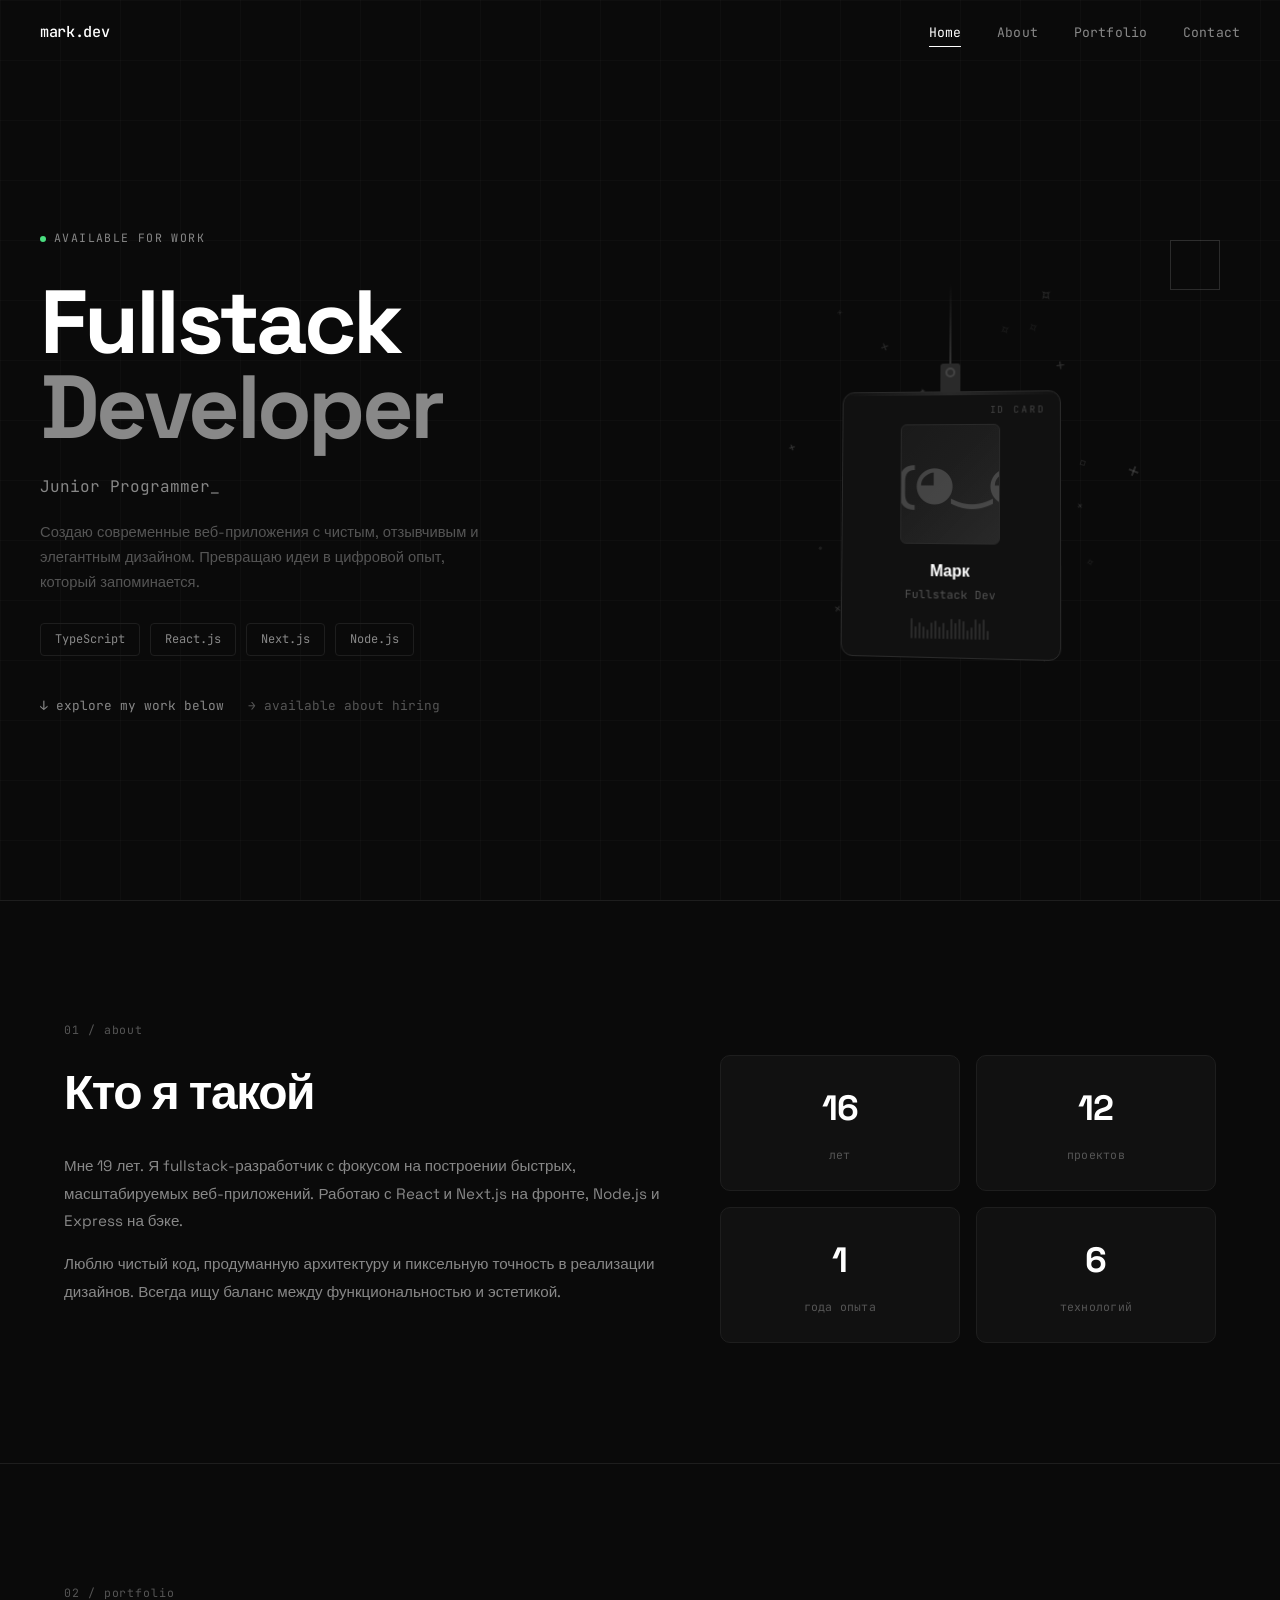
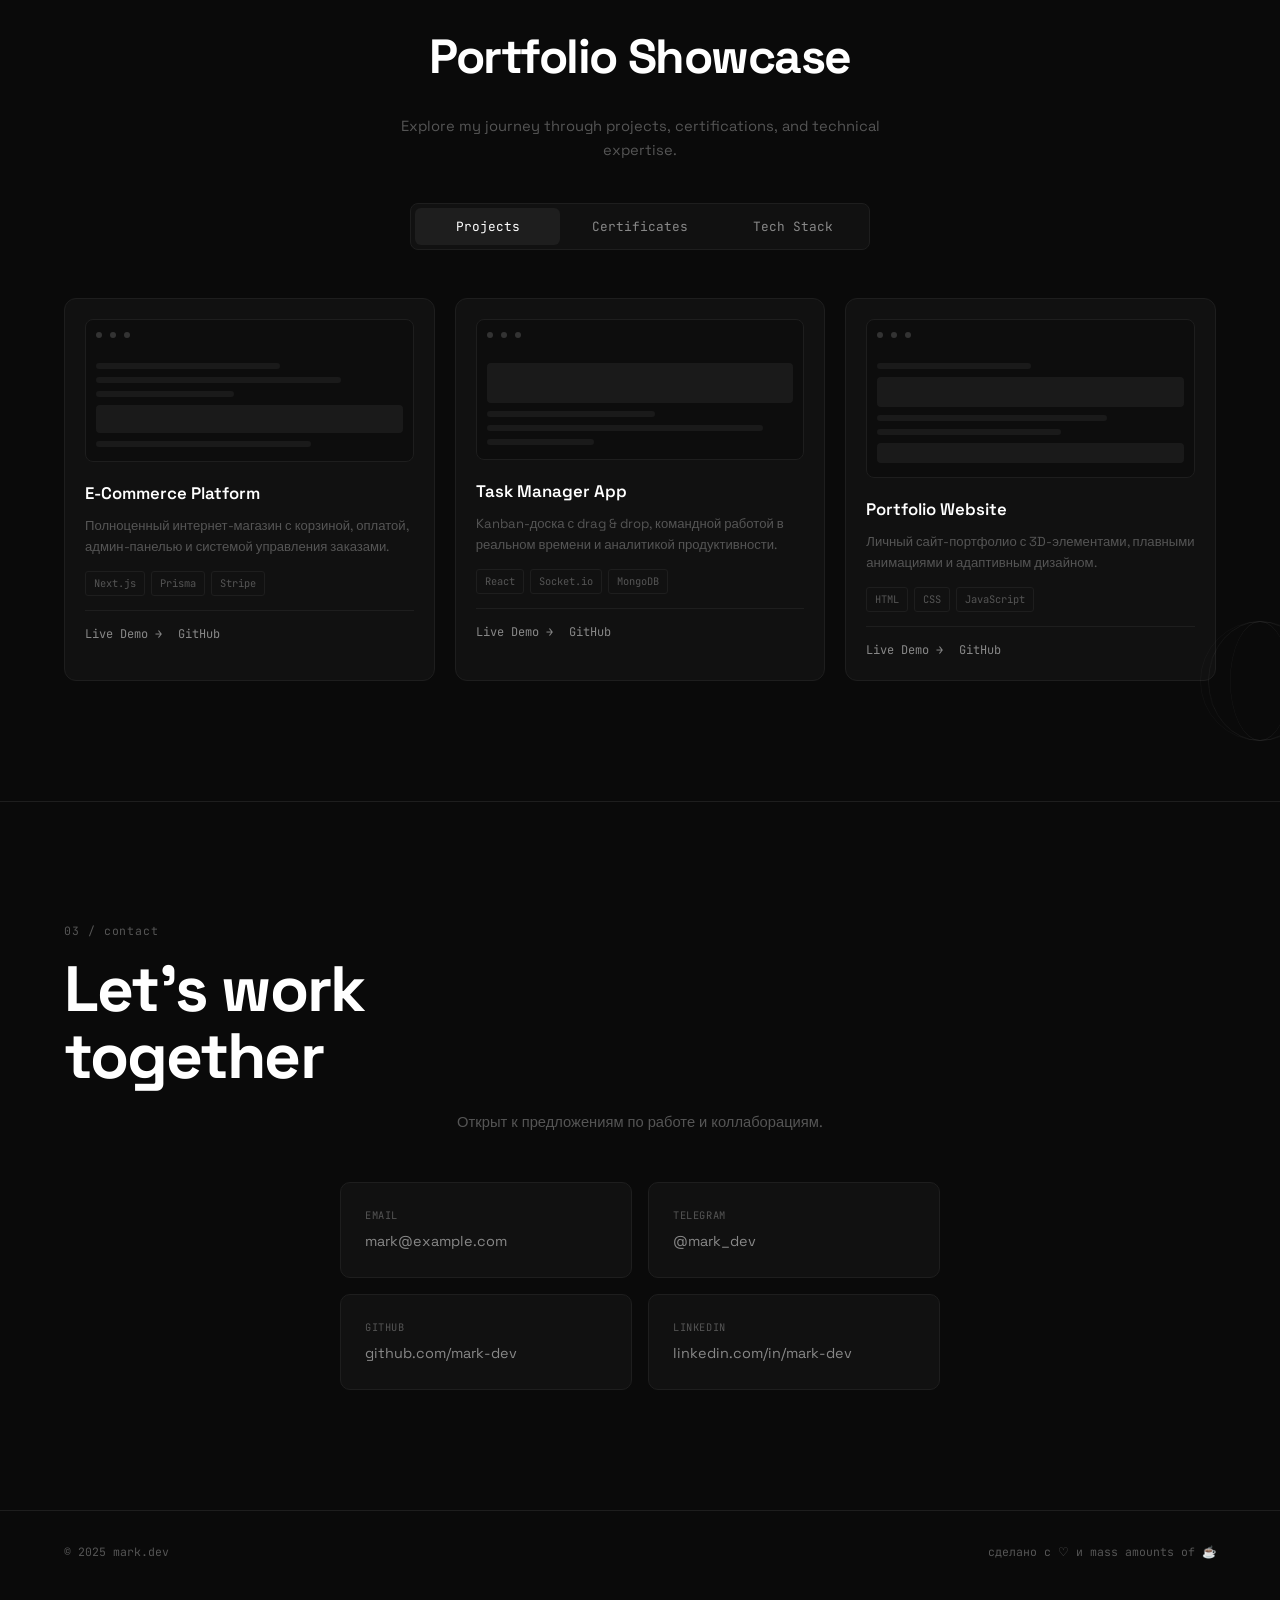
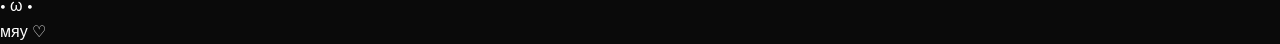
<file: index.html>
<!DOCTYPE html>
<html lang="ru">
<head>
  <meta charset="UTF-8" />
  <meta name="viewport" content="width=device-width, initial-scale=1.0" />
  <title>mark.dev — Fullstack Developer</title>
  <meta name="description" content="Марк — 19-летний fullstack-разработчик. React, Next.js, Node.js, TypeScript." />
  <link rel="preconnect" href="https://fonts.googleapis.com" />
  <link rel="preconnect" href="https://fonts.gstatic.com" crossorigin />
  <link href="https://fonts.googleapis.com/css2?family=Space+Grotesk:wght@400;500;600;700&family=JetBrains+Mono:wght@400;500;600&display=swap" rel="stylesheet" />
  <link rel="stylesheet" href="style.css" />
</head>
<body>

  <!-- ─── NAV ─── -->
  <header class="nav" id="nav">
    <a href="#hero" class="nav__logo">mark.dev</a>
    <nav class="nav__links">
      <a href="#hero" class="nav__link active">Home</a>
      <a href="#about" class="nav__link">About</a>
      <a href="#portfolio" class="nav__link">Portfolio</a>
      <a href="#contact" class="nav__link">Contact</a>
    </nav>
    <button class="burger" id="burger" aria-label="Menu">
      <span></span><span></span>
    </button>
  </header>

  <!-- Mobile Menu -->
  <div class="mobile-menu" id="mobile-menu">
    <a href="#hero">Home</a>
    <a href="#about">About</a>
    <a href="#portfolio">Portfolio</a>
    <a href="#contact">Contact</a>
  </div>

  <!-- ─── HERO ─── -->
  <section class="hero" id="hero">
    <div class="hero__grid">
      <!-- Left: content -->
      <div class="hero__content">
        <span class="hero__status">
          <span class="hero__dot"></span>
          AVAILABLE FOR WORK
        </span>

        <h1 class="hero__title">
          <span class="hero__title-line">Fullstack</span>
          <span class="hero__title-line">Developer</span>
        </h1>

        <p class="hero__subtitle">
          <span id="typed-role">Junior Programmer</span><span class="cursor">_</span>
        </p>

        <p class="hero__desc">
          Создаю современные веб-приложения с чистым,
          отзывчивым и элегантным дизайном. Превращаю идеи
          в цифровой опыт, который запоминается.
        </p>

        <div class="hero__tags">
          <span class="tag">TypeScript</span>
          <span class="tag">React.js</span>
          <span class="tag">Next.js</span>
          <span class="tag">Node.js</span>
        </div>

        <div class="hero__actions">
          <a href="#portfolio" class="hero__link">↓ explore my work below</a>
          <a href="#contact" class="hero__link hero__link--alt">→ available about hiring</a>
        </div>
      </div>

      <!-- Right: 3D badge -->
      <div class="hero__visual" id="hero-visual">
        <!-- Stars burst on load -->
        <div class="stars-burst" id="stars-burst"></div>

        <!-- Decorative wireframe cube -->
        <div class="cube" id="cube">
          <div class="cube__face cube__face--front"></div>
          <div class="cube__face cube__face--back"></div>
          <div class="cube__face cube__face--left"></div>
          <div class="cube__face cube__face--right"></div>
          <div class="cube__face cube__face--top"></div>
          <div class="cube__face cube__face--bottom"></div>
        </div>

        <!-- ID Badge -->
        <div class="badge" id="badge">
          <div class="badge__string"></div>
          <div class="badge__clip">
            <div class="badge__clip-ring"></div>
          </div>
          <div class="badge__card">
            <span class="badge__label">ID CARD</span>
            <div class="badge__photo">
              <span class="badge__photo-default">M</span>
              <span class="badge__photo-hover">(◕‿◕)</span>
            </div>
            <div class="badge__info">
              <span class="badge__name">Марк</span>
              <span class="badge__role">Fullstack Dev</span>
            </div>
            <div class="badge__barcode">
              <span></span><span></span><span></span><span></span><span></span>
              <span></span><span></span><span></span><span></span><span></span>
              <span></span><span></span><span></span><span></span><span></span>
              <span></span><span></span><span></span><span></span><span></span>
            </div>
          </div>
        </div>
      </div>
    </div>

    <!-- Decorative grid lines -->
    <div class="hero__gridlines"></div>
  </section>

  <!-- ─── ABOUT ─── -->
  <section class="about" id="about">
    <div class="container">
      <div class="section-label reveal">01 / about</div>
      <div class="about__grid">
        <div class="about__text reveal">
          <h2 class="section-title">Кто я такой</h2>
          <p>
            Мне 19 лет. Я fullstack-разработчик с фокусом на построении
            быстрых, масштабируемых веб-приложений. Работаю с React и Next.js
            на фронте, Node.js и Express на бэке.
          </p>
          <p>
            Люблю чистый код, продуманную архитектуру и пиксельную точность
            в реализации дизайнов. Всегда ищу баланс между функциональностью
            и эстетикой.
          </p>
        </div>
        <div class="about__stats reveal">
          <div class="stat-card">
            <span class="stat-card__number" data-count="19">0</span>
            <span class="stat-card__label">лет</span>
          </div>
          <div class="stat-card">
            <span class="stat-card__number" data-count="15">0</span>
            <span class="stat-card__label">проектов</span>
          </div>
          <div class="stat-card">
            <span class="stat-card__number" data-count="2">0</span>
            <span class="stat-card__label">года опыта</span>
          </div>
          <div class="stat-card">
            <span class="stat-card__number" data-count="8">0</span>
            <span class="stat-card__label">технологий</span>
          </div>
        </div>
      </div>
    </div>
  </section>

  <!-- ─── PORTFOLIO ─── -->
  <section class="portfolio" id="portfolio">
    <div class="container">
      <div class="section-label reveal">02 / portfolio</div>
      <h2 class="section-title section-title--center reveal">Portfolio Showcase</h2>
      <p class="section-sub reveal">Explore my journey through projects, certifications, and technical expertise.</p>

      <div class="tabs reveal" id="tabs">
        <button class="tab active" data-tab="projects">Projects</button>
        <button class="tab" data-tab="certificates">Certificates</button>
        <button class="tab" data-tab="stack">Tech Stack</button>
      </div>

      <!-- Projects tab -->
      <div class="tab-content active" id="tab-projects">
        <div class="projects-grid">
          <div class="project-card reveal" data-tilt>
            <div class="project-card__preview">
              <div class="project-card__mockup">
                <span class="project-card__dot"></span>
                <span class="project-card__dot"></span>
                <span class="project-card__dot"></span>
                <div class="project-card__screen">
                  <div class="mock-line" style="width:60%"></div>
                  <div class="mock-line" style="width:80%"></div>
                  <div class="mock-line" style="width:45%"></div>
                  <div class="mock-block"></div>
                  <div class="mock-line" style="width:70%"></div>
                </div>
              </div>
            </div>
            <h3 class="project-card__title">E-Commerce Platform</h3>
            <p class="project-card__desc">Полноценный интернет-магазин с корзиной, оплатой, админ-панелью и системой управления заказами.</p>
            <div class="project-card__tags">
              <span>Next.js</span>
              <span>Prisma</span>
              <span>Stripe</span>
            </div>
            <div class="project-card__footer">
              <a href="#" class="project-card__link">Live Demo →</a>
              <a href="#" class="project-card__link">GitHub</a>
            </div>
          </div>

          <div class="project-card reveal" data-tilt>
            <div class="project-card__preview">
              <div class="project-card__mockup">
                <span class="project-card__dot"></span>
                <span class="project-card__dot"></span>
                <span class="project-card__dot"></span>
                <div class="project-card__screen">
                  <div class="mock-block" style="height:40px"></div>
                  <div class="mock-line" style="width:55%"></div>
                  <div class="mock-line" style="width:90%"></div>
                  <div class="mock-line" style="width:35%"></div>
                </div>
              </div>
            </div>
            <h3 class="project-card__title">Task Manager App</h3>
            <p class="project-card__desc">Kanban-доска с drag & drop, командной работой в реальном времени и аналитикой продуктивности.</p>
            <div class="project-card__tags">
              <span>React</span>
              <span>Socket.io</span>
              <span>MongoDB</span>
            </div>
            <div class="project-card__footer">
              <a href="#" class="project-card__link">Live Demo →</a>
              <a href="#" class="project-card__link">GitHub</a>
            </div>
          </div>

          <div class="project-card reveal" data-tilt>
            <div class="project-card__preview">
              <div class="project-card__mockup">
                <span class="project-card__dot"></span>
                <span class="project-card__dot"></span>
                <span class="project-card__dot"></span>
                <div class="project-card__screen">
                  <div class="mock-line" style="width:50%"></div>
                  <div class="mock-block" style="height:30px"></div>
                  <div class="mock-line" style="width:75%"></div>
                  <div class="mock-line" style="width:60%"></div>
                  <div class="mock-block" style="height:20px"></div>
                </div>
              </div>
            </div>
            <h3 class="project-card__title">Portfolio Website</h3>
            <p class="project-card__desc">Личный сайт-портфолио с 3D-элементами, плавными анимациями и адаптивным дизайном.</p>
            <div class="project-card__tags">
              <span>HTML</span>
              <span>CSS</span>
              <span>JavaScript</span>
            </div>
            <div class="project-card__footer">
              <a href="#" class="project-card__link">Live Demo →</a>
              <a href="#" class="project-card__link">GitHub</a>
            </div>
          </div>
        </div>
      </div>

      <!-- Certificates tab -->
      <div class="tab-content" id="tab-certificates">
        <div class="certs-grid">
          <div class="cert-card reveal">
            <div class="cert-card__icon">📜</div>
            <h3>Meta Frontend Developer</h3>
            <p>Meta (Coursera)</p>
            <span class="cert-card__date">2024</span>
          </div>
          <div class="cert-card reveal">
            <div class="cert-card__icon">📜</div>
            <h3>JavaScript Algorithms</h3>
            <p>freeCodeCamp</p>
            <span class="cert-card__date">2024</span>
          </div>
          <div class="cert-card reveal">
            <div class="cert-card__icon">📜</div>
            <h3>Fullstack Open</h3>
            <p>University of Helsinki</p>
            <span class="cert-card__date">2025</span>
          </div>
        </div>
      </div>

      <!-- Tech Stack tab -->
      <div class="tab-content" id="tab-stack">
        <div class="stack-grid">
          <div class="stack-item reveal">
            <div class="stack-item__icon">⚛️</div>
            <span>React</span>
          </div>
          <div class="stack-item reveal">
            <div class="stack-item__icon">▲</div>
            <span>Next.js</span>
          </div>
          <div class="stack-item reveal">
            <div class="stack-item__icon">🟦</div>
            <span>TypeScript</span>
          </div>
          <div class="stack-item reveal">
            <div class="stack-item__icon">🟢</div>
            <span>Node.js</span>
          </div>
          <div class="stack-item reveal">
            <div class="stack-item__icon">🍃</div>
            <span>MongoDB</span>
          </div>
          <div class="stack-item reveal">
            <div class="stack-item__icon">🐘</div>
            <span>PostgreSQL</span>
          </div>
          <div class="stack-item reveal">
            <div class="stack-item__icon">🔷</div>
            <span>Tailwind</span>
          </div>
          <div class="stack-item reveal">
            <div class="stack-item__icon">📦</div>
            <span>Docker</span>
          </div>
          <div class="stack-item reveal">
            <div class="stack-item__icon">🔀</div>
            <span>Git</span>
          </div>
          <div class="stack-item reveal">
            <div class="stack-item__icon">⚡</div>
            <span>Vite</span>
          </div>
          <div class="stack-item reveal">
            <div class="stack-item__icon">🎨</div>
            <span>Figma</span>
          </div>
          <div class="stack-item reveal">
            <div class="stack-item__icon">🔥</div>
            <span>Firebase</span>
          </div>
        </div>
      </div>
    </div>

    <!-- Decorative 3D torus -->
    <div class="torus" id="torus">
      <div class="torus__ring"></div>
      <div class="torus__ring"></div>
      <div class="torus__ring"></div>
      <div class="torus__ring"></div>
      <div class="torus__ring"></div>
      <div class="torus__ring"></div>
    </div>
  </section>

  <!-- ─── CONTACT ─── -->
  <section class="contact" id="contact">
    <div class="container">
      <div class="section-label reveal">03 / contact</div>
      <h2 class="section-title section-title--large reveal">Let's work<br/>together</h2>
      <p class="section-sub reveal">Открыт к предложениям по работе и коллаборациям.</p>

      <div class="contact__grid reveal">
        <a href="mailto:mark@example.com" class="contact__card">
          <span class="contact__card-label">Email</span>
          <span class="contact__card-value">mark@example.com</span>
        </a>
        <a href="https://t.me/mark_dev" class="contact__card" target="_blank">
          <span class="contact__card-label">Telegram</span>
          <span class="contact__card-value">@mark_dev</span>
        </a>
        <a href="https://github.com/mark-dev" class="contact__card" target="_blank">
          <span class="contact__card-label">GitHub</span>
          <span class="contact__card-value">github.com/mark-dev</span>
        </a>
        <a href="https://linkedin.com/in/mark-dev" class="contact__card" target="_blank">
          <span class="contact__card-label">LinkedIn</span>
          <span class="contact__card-value">linkedin.com/in/mark-dev</span>
        </a>
      </div>
    </div>
  </section>

  <!-- ─── FOOTER ─── -->
  <footer class="footer">
    <div class="container footer__inner">
      <span class="footer__copy">© 2025 mark.dev</span>
      <span class="footer__note">сделано с ♡ и mass amounts of ☕</span>
    </div>
  </footer>

  <!-- Corner Cat -->
  <div class="corner-cat" id="corner-cat">
    <div class="cat-ears">
      <span class="cat-ear cat-ear--l"></span>
      <span class="cat-ear cat-ear--r"></span>
    </div>
    <div class="cat-face">
      <span class="cat-eye" id="cat-eye-l">•</span>
      <span class="cat-mouth">ω</span>
      <span class="cat-eye" id="cat-eye-r">•</span>
    </div>
    <div class="cat-speech" id="cat-speech">мяу ♡</div>
  </div>

  <!-- Click Hearts Container -->
  <div class="hearts-container" id="hearts-container"></div>

  <script src="script.js"></script>
</body>
</html>
</file>
<file: style.css>
/* ============================================
   MARK.DEV — MONOCHROME PORTFOLIO
   Black & white, 3D objects, clean design
   ============================================ */

/* ─── Reset & Base ──────────────────────── */
*, *::before, *::after {
  margin: 0;
  padding: 0;
  box-sizing: border-box;
}

:root {
  --black: #000000;
  --bg: #0a0a0a;
  --bg-card: #111111;
  --bg-hover: #161616;
  --border: #1e1e1e;
  --border-hover: #333333;
  --text: #ffffff;
  --text-dim: #888888;
  --text-muted: #555555;
  --font-display: 'Space Grotesk', sans-serif;
  --font-mono: 'JetBrains Mono', monospace;
}

html {
  scroll-behavior: smooth;
  font-size: 16px;
}

body {
  font-family: var(--font-display);
  background: var(--bg);
  color: var(--text);
  line-height: 1.6;
  overflow-x: hidden;
  -webkit-font-smoothing: antialiased;
}

a {
  color: inherit;
  text-decoration: none;
}

img { max-width: 100%; }

::selection {
  background: rgba(255,255,255,0.15);
  color: #fff;
}

.container {
  max-width: 1200px;
  margin: 0 auto;
  padding: 0 24px;
}

/* ─── Navigation ────────────────────────── */
.nav {
  position: fixed;
  top: 0;
  left: 0;
  right: 0;
  z-index: 1000;
  display: flex;
  align-items: center;
  justify-content: space-between;
  padding: 20px 40px;
  transition: all 0.4s ease;
  background: transparent;
}

.nav.scrolled {
  background: rgba(10, 10, 10, 0.85);
  backdrop-filter: blur(20px);
  -webkit-backdrop-filter: blur(20px);
  border-bottom: 1px solid var(--border);
  padding: 14px 40px;
}

.nav__logo {
  font-family: var(--font-mono);
  font-size: 0.95rem;
  font-weight: 500;
  letter-spacing: -0.02em;
  color: var(--text);
}

.nav__links {
  display: flex;
  gap: 36px;
}

.nav__link {
  font-family: var(--font-mono);
  font-size: 0.82rem;
  color: var(--text-dim);
  transition: color 0.3s;
  position: relative;
  letter-spacing: 0.01em;
}

.nav__link:hover,
.nav__link.active {
  color: var(--text);
}

.nav__link.active::after {
  content: '';
  position: absolute;
  bottom: -4px;
  left: 0;
  right: 0;
  height: 1px;
  background: var(--text);
}

/* Burger */
.burger {
  display: none;
  flex-direction: column;
  gap: 6px;
  background: none;
  border: none;
  cursor: pointer;
  padding: 4px;
  z-index: 1001;
}

.burger span {
  width: 24px;
  height: 1.5px;
  background: var(--text);
  transition: all 0.3s ease;
  display: block;
}

.burger.active span:first-child {
  transform: translateY(3.75px) rotate(45deg);
}

.burger.active span:last-child {
  transform: translateY(-3.75px) rotate(-45deg);
}

/* Mobile Menu */
.mobile-menu {
  display: none;
  position: fixed;
  inset: 0;
  background: var(--bg);
  z-index: 999;
  flex-direction: column;
  align-items: center;
  justify-content: center;
  gap: 32px;
  opacity: 0;
  pointer-events: none;
  transition: opacity 0.4s;
}

.mobile-menu.active {
  opacity: 1;
  pointer-events: all;
}

.mobile-menu a {
  font-family: var(--font-mono);
  font-size: 1.1rem;
  color: var(--text-dim);
  transition: color 0.3s;
}

.mobile-menu a:hover {
  color: var(--text);
}

/* ─── Hero ──────────────────────────────── */
.hero {
  min-height: 100vh;
  display: flex;
  align-items: center;
  position: relative;
  overflow: hidden;
  padding: 100px 40px 60px;
}

.hero__gridlines {
  position: absolute;
  inset: 0;
  background-image:
    linear-gradient(rgba(255,255,255,0.02) 1px, transparent 1px),
    linear-gradient(90deg, rgba(255,255,255,0.02) 1px, transparent 1px);
  background-size: 60px 60px;
  pointer-events: none;
}

.hero__grid {
  display: grid;
  grid-template-columns: 1fr 1fr;
  align-items: center;
  gap: 40px;
  max-width: 1200px;
  margin: 0 auto;
  width: 100%;
  position: relative;
  z-index: 2;
}

.hero__content {
  padding-right: 40px;
}

.hero__status {
  display: inline-flex;
  align-items: center;
  gap: 8px;
  font-family: var(--font-mono);
  font-size: 0.72rem;
  letter-spacing: 0.12em;
  color: var(--text-dim);
  margin-bottom: 32px;
  text-transform: uppercase;
}

.hero__dot {
  width: 6px;
  height: 6px;
  background: #4ade80;
  border-radius: 50%;
  animation: pulse-dot 2s ease-in-out infinite;
}

@keyframes pulse-dot {
  0%, 100% { opacity: 1; box-shadow: 0 0 0 0 rgba(74, 222, 128, 0.4); }
  50% { opacity: 0.7; box-shadow: 0 0 0 6px rgba(74, 222, 128, 0); }
}

.hero__title {
  font-size: clamp(3.2rem, 7vw, 6rem);
  font-weight: 700;
  line-height: 0.95;
  letter-spacing: -0.04em;
  margin-bottom: 24px;
}

.hero__title-line {
  display: block;
}

.hero__title-line:nth-child(2) {
  color: var(--text-dim);
}

.hero__subtitle {
  font-family: var(--font-mono);
  font-size: 1rem;
  color: var(--text-dim);
  margin-bottom: 20px;
}

.cursor {
  animation: blink 1s step-end infinite;
}

@keyframes blink {
  50% { opacity: 0; }
}

.hero__desc {
  font-size: 0.92rem;
  color: var(--text-muted);
  max-width: 440px;
  line-height: 1.7;
  margin-bottom: 28px;
}

.hero__tags {
  display: flex;
  flex-wrap: wrap;
  gap: 10px;
  margin-bottom: 40px;
}

.tag {
  font-family: var(--font-mono);
  font-size: 0.75rem;
  padding: 6px 14px;
  border: 1px solid var(--border);
  border-radius: 4px;
  color: var(--text-dim);
  transition: all 0.3s;
}

.tag:hover {
  border-color: var(--border-hover);
  color: var(--text);
}

.hero__actions {
  display: flex;
  flex-wrap: wrap;
  gap: 24px;
}

.hero__link {
  font-family: var(--font-mono);
  font-size: 0.8rem;
  color: var(--text-dim);
  transition: color 0.3s;
}

.hero__link:hover {
  color: var(--text);
}

.hero__link--alt {
  color: var(--text-muted);
}

/* ─── Hero Visual (Badge + Cube) ────────── */
.hero__visual {
  display: flex;
  align-items: center;
  justify-content: center;
  position: relative;
  height: 520px;
}

/* Stars Burst */
.stars-burst {
  position: absolute;
  inset: 0;
  pointer-events: none;
  z-index: 0;
}

.star {
  position: absolute;
  top: 50%;
  left: 50%;
  opacity: 0;
  pointer-events: none;
}

/* 4-pointed star shape */
.star--point {
  width: 2px;
  height: 2px;
  background: transparent;
}

.star--point::before,
.star--point::after {
  content: '';
  position: absolute;
  background: rgba(255, 255, 255, 0.7);
  border-radius: 1px;
}

.star--point::before {
  width: 1px;
  height: 100%;
  left: 50%;
  transform: translateX(-50%);
}

.star--point::after {
  width: 100%;
  height: 1px;
  top: 50%;
  transform: translateY(-50%);
}

/* Cross/plus star */
.star--cross {
  font-size: 12px;
  color: rgba(255, 255, 255, 0.5);
  font-family: var(--font-mono);
  font-weight: 300;
  line-height: 1;
}

/* Small dot star */
.star--dot {
  width: 3px;
  height: 3px;
  border-radius: 50%;
  background: rgba(255, 255, 255, 0.4);
}

/* Diamond star */
.star--diamond {
  width: 5px;
  height: 5px;
  background: transparent;
  border: 1px solid rgba(255, 255, 255, 0.35);
  transform-origin: center;
}

/* Sparkle unicode star */
.star--sparkle {
  font-size: 10px;
  color: rgba(255, 255, 255, 0.45);
  line-height: 1;
}

/* Fly-out animation */
.star.animate {
  animation: star-fly var(--duration) cubic-bezier(0.22, 0.61, 0.36, 1) forwards;
  animation-delay: var(--delay);
}

@keyframes star-fly {
  0% {
    opacity: 0;
    transform: translate(-50%, -50%) scale(0) rotate(0deg);
  }
  15% {
    opacity: 1;
  }
  60% {
    opacity: 0.8;
    transform:
      translate(
        calc(-50% + var(--tx)),
        calc(-50% + var(--ty))
      )
      scale(1.2)
      rotate(var(--rot));
  }
  100% {
    opacity: var(--final-opacity);
    transform:
      translate(
        calc(-50% + var(--tx)),
        calc(-50% + var(--ty))
      )
      scale(1)
      rotate(var(--rot));
  }
}

/* Twinkle after settling */
.star.twinkle {
  animation: star-twinkle 3s ease-in-out infinite;
  animation-delay: var(--twinkle-delay);
}

@keyframes star-twinkle {
  0%, 100% { opacity: var(--final-opacity); }
  50% { opacity: calc(var(--final-opacity) * 0.3); }
}

/* 3D Wireframe Cube */
.cube {
  position: absolute;
  top: 30px;
  right: 20px;
  width: 50px;
  height: 50px;
  transform-style: preserve-3d;
  animation: cube-spin 25s linear infinite;
}

.cube__face {
  position: absolute;
  width: 100%;
  height: 100%;
  border: 1px solid rgba(255, 255, 255, 0.07);
}

.cube__face--front  { transform: translateZ(25px); }
.cube__face--back   { transform: translateZ(-25px) rotateY(180deg); }
.cube__face--left   { transform: translateX(-25px) rotateY(-90deg); }
.cube__face--right  { transform: translateX(25px) rotateY(90deg); }
.cube__face--top    { transform: translateY(-25px) rotateX(90deg); }
.cube__face--bottom { transform: translateY(25px) rotateX(-90deg); }

@keyframes cube-spin {
  from { transform: rotateX(-20deg) rotateY(0deg); }
  to   { transform: rotateX(-20deg) rotateY(360deg); }
}

/* 3D ID Badge */
.badge {
  position: relative;
  display: flex;
  flex-direction: column;
  align-items: center;
  transform: perspective(800px) rotateY(-6deg) rotateX(2deg);
  animation: badge-float 5s ease-in-out infinite;
  transition: transform 0.1s ease-out;
}

@keyframes badge-float {
  0%, 100% { transform: perspective(800px) rotateY(-6deg) rotateX(2deg) translateY(0); }
  50%      { transform: perspective(800px) rotateY(-4deg) rotateX(3deg) translateY(-8px); }
}

.badge__string {
  width: 2px;
  height: 80px;
  background: linear-gradient(to bottom, transparent, #333);
}

.badge__clip {
  width: 20px;
  height: 28px;
  background: #2a2a2a;
  border-radius: 3px 3px 0 0;
  display: flex;
  align-items: flex-start;
  justify-content: center;
  padding-top: 4px;
}

.badge__clip-ring {
  width: 10px;
  height: 10px;
  border: 2px solid #444;
  border-radius: 50%;
}

.badge__card {
  width: 220px;
  background: #111;
  border: 1px solid #2a2a2a;
  border-radius: 12px;
  padding: 24px 20px 18px;
  display: flex;
  flex-direction: column;
  align-items: center;
  gap: 14px;
  position: relative;
  overflow: hidden;
}

.badge__card::before {
  content: '';
  position: absolute;
  top: 0;
  left: 0;
  right: 0;
  height: 3px;
  background: linear-gradient(90deg, transparent, rgba(255,255,255,0.1), transparent);
}

.badge__label {
  font-family: var(--font-mono);
  font-size: 0.6rem;
  letter-spacing: 0.2em;
  color: #444;
  text-transform: uppercase;
  align-self: flex-end;
  position: absolute;
  top: 10px;
  right: 14px;
}

.badge__photo {
  width: 100px;
  height: 120px;
  background: linear-gradient(135deg, #1a1a1a, #222);
  border: 1px solid #2a2a2a;
  border-radius: 6px;
  display: flex;
  align-items: center;
  justify-content: center;
  font-size: 2.8rem;
  font-weight: 700;
  color: #444;
  letter-spacing: -0.02em;
  margin-top: 8px;
  position: relative;
  overflow: hidden;
}

.badge__photo::after {
  content: '';
  position: absolute;
  inset: 0;
  background: linear-gradient(135deg, transparent 40%, rgba(255,255,255,0.03));
}

.badge__info {
  text-align: center;
}

.badge__name {
  display: block;
  font-size: 1rem;
  font-weight: 600;
  letter-spacing: -0.01em;
}

.badge__role {
  display: block;
  font-family: var(--font-mono);
  font-size: 0.7rem;
  color: var(--text-muted);
  margin-top: 2px;
}

.badge__barcode {
  display: flex;
  gap: 2px;
  height: 20px;
  align-items: flex-end;
  opacity: 0.3;
}

.badge__barcode span {
  width: 2px;
  background: #666;
  border-radius: 1px;
}

.badge__barcode span:nth-child(odd)  { height: 100%; }
.badge__barcode span:nth-child(even) { height: 60%; }
.badge__barcode span:nth-child(3n)   { height: 80%; }
.badge__barcode span:nth-child(5n)   { height: 45%; }
.badge__barcode span:nth-child(7n)   { height: 90%; }

/* ─── Section Common ────────────────────── */
.section-label {
  font-family: var(--font-mono);
  font-size: 0.72rem;
  color: var(--text-muted);
  letter-spacing: 0.08em;
  margin-bottom: 16px;
}

.section-title {
  font-size: clamp(2rem, 4vw, 3rem);
  font-weight: 700;
  letter-spacing: -0.03em;
  margin-bottom: 20px;
}

.section-title--center {
  text-align: center;
}

.section-title--large {
  font-size: clamp(2.5rem, 5vw, 4.5rem);
  line-height: 1.05;
}

.section-sub {
  font-size: 0.92rem;
  color: var(--text-muted);
  text-align: center;
  max-width: 500px;
  margin: 0 auto 40px;
}

/* ─── About ─────────────────────────────── */
.about {
  padding: 120px 0;
  border-top: 1px solid var(--border);
}

.about__grid {
  display: grid;
  grid-template-columns: 1.2fr 1fr;
  gap: 60px;
  align-items: start;
}

.about__text p {
  font-size: 0.95rem;
  color: var(--text-dim);
  line-height: 1.8;
  margin-bottom: 16px;
}

.about__stats {
  display: grid;
  grid-template-columns: 1fr 1fr;
  gap: 16px;
}

.stat-card {
  background: var(--bg-card);
  border: 1px solid var(--border);
  border-radius: 10px;
  padding: 24px;
  text-align: center;
  transition: border-color 0.3s, transform 0.3s;
}

.stat-card:hover {
  border-color: var(--border-hover);
  transform: translateY(-2px);
}

.stat-card__number {
  display: block;
  font-size: 2.2rem;
  font-weight: 700;
  letter-spacing: -0.03em;
  margin-bottom: 4px;
}

.stat-card__label {
  font-family: var(--font-mono);
  font-size: 0.72rem;
  color: var(--text-muted);
  letter-spacing: 0.02em;
}

/* ─── Portfolio ──────────────────────────── */
.portfolio {
  padding: 120px 0;
  border-top: 1px solid var(--border);
  position: relative;
  overflow: hidden;
}

/* Tabs */
.tabs {
  display: flex;
  justify-content: center;
  gap: 4px;
  margin-bottom: 48px;
  background: var(--bg-card);
  border: 1px solid var(--border);
  border-radius: 8px;
  padding: 4px;
  max-width: 460px;
  margin-left: auto;
  margin-right: auto;
}

.tab {
  font-family: var(--font-mono);
  font-size: 0.8rem;
  padding: 10px 28px;
  border: none;
  background: transparent;
  color: var(--text-dim);
  cursor: pointer;
  border-radius: 6px;
  transition: all 0.3s;
  flex: 1;
}

.tab:hover {
  color: var(--text);
}

.tab.active {
  background: #1e1e1e;
  color: var(--text);
}

/* Tab Content */
.tab-content {
  display: none;
}

.tab-content.active {
  display: block;
  animation: fadeIn 0.4s ease;
}

@keyframes fadeIn {
  from { opacity: 0; transform: translateY(12px); }
  to { opacity: 1; transform: translateY(0); }
}

/* Project Cards */
.projects-grid {
  display: grid;
  grid-template-columns: repeat(3, 1fr);
  gap: 20px;
}

.project-card {
  background: var(--bg-card);
  border: 1px solid var(--border);
  border-radius: 12px;
  padding: 20px;
  transition: border-color 0.3s, transform 0.3s;
}

.project-card:hover {
  border-color: var(--border-hover);
}

.project-card__preview {
  margin-bottom: 18px;
}

.project-card__mockup {
  background: #0d0d0d;
  border: 1px solid var(--border);
  border-radius: 8px;
  padding: 10px;
  overflow: hidden;
}

.project-card__dot {
  display: inline-block;
  width: 6px;
  height: 6px;
  border-radius: 50%;
  background: #333;
  margin-right: 4px;
  margin-bottom: 10px;
}

.project-card__screen {
  display: flex;
  flex-direction: column;
  gap: 8px;
  padding: 8px 0 4px;
}

.mock-line {
  height: 6px;
  background: #1a1a1a;
  border-radius: 3px;
}

.mock-block {
  height: 28px;
  background: #1a1a1a;
  border-radius: 4px;
}

.project-card__title {
  font-size: 1.05rem;
  font-weight: 600;
  margin-bottom: 8px;
}

.project-card__desc {
  font-size: 0.82rem;
  color: var(--text-muted);
  line-height: 1.6;
  margin-bottom: 14px;
}

.project-card__tags {
  display: flex;
  gap: 6px;
  margin-bottom: 14px;
}

.project-card__tags span {
  font-family: var(--font-mono);
  font-size: 0.65rem;
  padding: 3px 8px;
  border: 1px solid var(--border);
  border-radius: 3px;
  color: var(--text-muted);
}

.project-card__footer {
  display: flex;
  gap: 16px;
  padding-top: 14px;
  border-top: 1px solid var(--border);
}

.project-card__link {
  font-family: var(--font-mono);
  font-size: 0.75rem;
  color: var(--text-dim);
  transition: color 0.3s;
}

.project-card__link:hover {
  color: var(--text);
}

/* Certificates */
.certs-grid {
  display: grid;
  grid-template-columns: repeat(3, 1fr);
  gap: 20px;
}

.cert-card {
  background: var(--bg-card);
  border: 1px solid var(--border);
  border-radius: 12px;
  padding: 28px 24px;
  text-align: center;
  transition: border-color 0.3s;
}

.cert-card:hover {
  border-color: var(--border-hover);
}

.cert-card__icon {
  font-size: 2rem;
  margin-bottom: 14px;
}

.cert-card h3 {
  font-size: 0.95rem;
  font-weight: 600;
  margin-bottom: 6px;
}

.cert-card p {
  font-size: 0.8rem;
  color: var(--text-muted);
  margin-bottom: 10px;
}

.cert-card__date {
  font-family: var(--font-mono);
  font-size: 0.7rem;
  color: var(--text-muted);
}

/* Tech Stack */
.stack-grid {
  display: grid;
  grid-template-columns: repeat(4, 1fr);
  gap: 14px;
  max-width: 600px;
  margin: 0 auto;
}

.stack-item {
  background: var(--bg-card);
  border: 1px solid var(--border);
  border-radius: 10px;
  padding: 20px 16px;
  display: flex;
  flex-direction: column;
  align-items: center;
  gap: 8px;
  font-family: var(--font-mono);
  font-size: 0.75rem;
  color: var(--text-dim);
  transition: border-color 0.3s, transform 0.3s;
}

.stack-item:hover {
  border-color: var(--border-hover);
  transform: translateY(-2px);
  color: var(--text);
}

.stack-item__icon {
  font-size: 1.4rem;
}

/* 3D Torus Decoration */
.torus {
  position: absolute;
  bottom: 60px;
  right: -40px;
  width: 120px;
  height: 120px;
  transform-style: preserve-3d;
  animation: torus-spin 30s linear infinite;
  opacity: 0.25;
  pointer-events: none;
}

.torus__ring {
  position: absolute;
  inset: 0;
  border: 1px solid rgba(255,255,255,0.12);
  border-radius: 50%;
}

.torus__ring:nth-child(1) { transform: rotateY(0deg); }
.torus__ring:nth-child(2) { transform: rotateY(30deg); }
.torus__ring:nth-child(3) { transform: rotateY(60deg); }
.torus__ring:nth-child(4) { transform: rotateY(90deg); }
.torus__ring:nth-child(5) { transform: rotateY(120deg); }
.torus__ring:nth-child(6) { transform: rotateY(150deg); }

@keyframes torus-spin {
  from { transform: rotateX(60deg) rotateZ(0deg); }
  to   { transform: rotateX(60deg) rotateZ(360deg); }
}

/* ─── Contact ───────────────────────────── */
.contact {
  padding: 120px 0;
  border-top: 1px solid var(--border);
}

.contact__grid {
  display: grid;
  grid-template-columns: repeat(2, 1fr);
  gap: 16px;
  max-width: 600px;
  margin: 0 auto;
  margin-top: 48px;
}

.contact__card {
  background: var(--bg-card);
  border: 1px solid var(--border);
  border-radius: 10px;
  padding: 24px;
  display: flex;
  flex-direction: column;
  gap: 6px;
  transition: border-color 0.3s, transform 0.3s;
}

.contact__card:hover {
  border-color: var(--border-hover);
  transform: translateY(-2px);
}

.contact__card-label {
  font-family: var(--font-mono);
  font-size: 0.65rem;
  color: var(--text-muted);
  letter-spacing: 0.06em;
  text-transform: uppercase;
}

.contact__card-value {
  font-size: 0.9rem;
  color: var(--text-dim);
  transition: color 0.3s;
}

.contact__card:hover .contact__card-value {
  color: var(--text);
}

/* ─── Footer ────────────────────────────── */
.footer {
  padding: 32px 0;
  border-top: 1px solid var(--border);
}

.footer__inner {
  display: flex;
  justify-content: space-between;
  align-items: center;
}

.footer__copy {
  font-family: var(--font-mono);
  font-size: 0.72rem;
  color: var(--text-muted);
}

.footer__note {
  font-family: var(--font-mono);
  font-size: 0.72rem;
  color: var(--text-muted);
}

/* ─── Scroll Reveal ─────────────────────── */
.reveal {
  opacity: 0;
  transform: translateY(24px);
  transition: opacity 0.7s ease, transform 0.7s ease;
}

.reveal.visible {
  opacity: 1;
  transform: translateY(0);
}

/* ─── Responsive ────────────────────────── */
@media (max-width: 1024px) {
  .projects-grid,
  .certs-grid {
    grid-template-columns: repeat(2, 1fr);
  }

  .stack-grid {
    grid-template-columns: repeat(3, 1fr);
  }
}

@media (max-width: 768px) {
  .nav {
    padding: 16px 20px;
  }

  .nav.scrolled {
    padding: 12px 20px;
  }

  .nav__links {
    display: none;
  }

  .burger {
    display: flex;
  }

  .mobile-menu {
    display: flex;
  }

  .hero {
    padding: 100px 20px 60px;
  }

  .hero__grid {
    grid-template-columns: 1fr;
    text-align: center;
  }

  .hero__content {
    padding-right: 0;
    order: 2;
  }

  .hero__visual {
    order: 1;
    height: 380px;
  }

  .hero__desc {
    margin-left: auto;
    margin-right: auto;
  }

  .hero__tags {
    justify-content: center;
  }

  .hero__actions {
    justify-content: center;
  }

  .cube {
    display: none;
  }

  .about__grid {
    grid-template-columns: 1fr;
    gap: 40px;
  }

  .about__text {
    text-align: center;
  }

  .projects-grid,
  .certs-grid {
    grid-template-columns: 1fr;
  }

  .stack-grid {
    grid-template-columns: repeat(3, 1fr);
  }

  .contact__grid {
    grid-template-columns: 1fr;
  }

  .section-title {
    text-align: center;
  }

  .section-label {
    text-align: center;
  }

  .footer__inner {
    flex-direction: column;
    gap: 8px;
    text-align: center;
  }

  .torus {
    display: none;
  }

  .tabs {
    flex-direction: column;
    max-width: 280px;
  }
}

@media (max-width: 480px) {
  .hero__title {
    font-size: 2.6rem;
  }

  .stack-grid {
    grid-template-columns: repeat(2, 1fr);
  }

  .about__stats {
    grid-template-columns: 1fr 1fr;
  }
}
</file>
